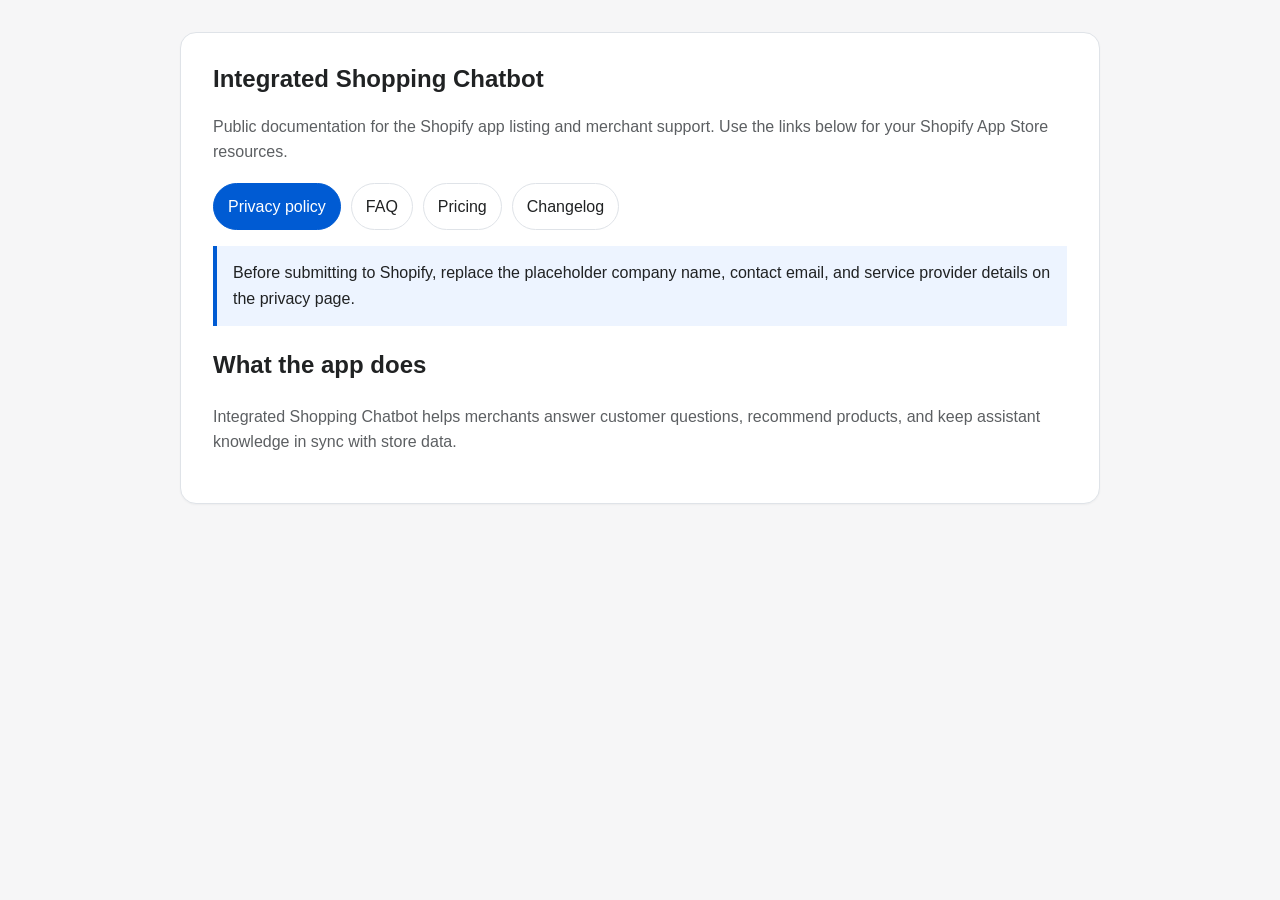
<file: index.html>
<!doctype html>
<html lang="en">
  <head>
    <meta charset="UTF-8" />
    <meta name="viewport" content="width=device-width, initial-scale=1.0" />
    <title>Integrated Shopping Chatbot Docs</title>
    <link rel="stylesheet" href="./style.css" />
  </head>
  <body>
    <main class="container">
      <section class="hero">
        <h1>Integrated Shopping Chatbot</h1>
        <p>
          Public documentation for the Shopify app listing and merchant support.
          Use the links below for your Shopify App Store resources.
        </p>
        <nav class="nav">
          <a class="primary" href="./privacy.html">Privacy policy</a>
          <a href="./faq.html">FAQ</a>
          <a href="./pricing.html">Pricing</a>
          <a href="./changelog.html">Changelog</a>
        </nav>
        <div class="note">
          Before submitting to Shopify, replace the placeholder company name,
          contact email, and service provider details on the privacy page.
        </div>
        <h2>What the app does</h2>
        <p>
          Integrated Shopping Chatbot helps merchants answer customer questions,
          recommend products, and keep assistant knowledge in sync with store data.
        </p>
      </section>
    </main>
  </body>
</html>
</file>
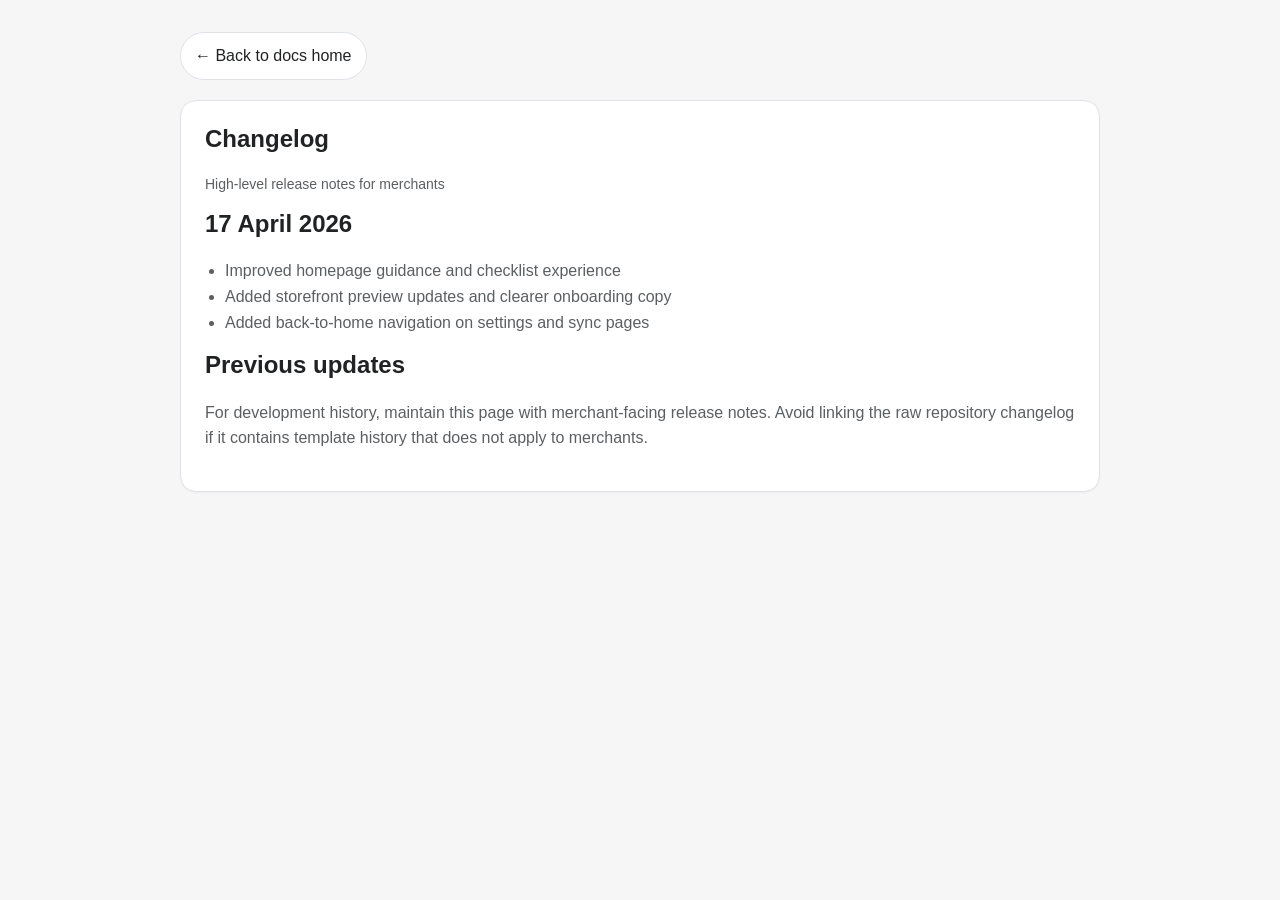
<file: changelog.html>
<!doctype html>
<html lang="en">
  <head>
    <meta charset="UTF-8" />
    <meta name="viewport" content="width=device-width, initial-scale=1.0" />
    <title>Changelog | Integrated Shopping Chatbot</title>
    <link rel="stylesheet" href="./style.css" />
  </head>
  <body>
    <main class="container">
      <nav class="nav" style="margin-top: 0; margin-bottom: 20px;">
        <a href="./index.html">← Back to docs home</a>
      </nav>

      <article class="card">
        <h1>Changelog</h1>
        <p class="meta">High-level release notes for merchants</p>

        <h2>17 April 2026</h2>
        <ul>
          <li>Improved homepage guidance and checklist experience</li>
          <li>Added storefront preview updates and clearer onboarding copy</li>
          <li>Added back-to-home navigation on settings and sync pages</li>
        </ul>

        <h2>Previous updates</h2>
        <p>
          For development history, maintain this page with merchant-facing release notes.
          Avoid linking the raw repository changelog if it contains template history that does not apply to merchants.
        </p>
      </article>
    </main>
  </body>
</html>
</file>
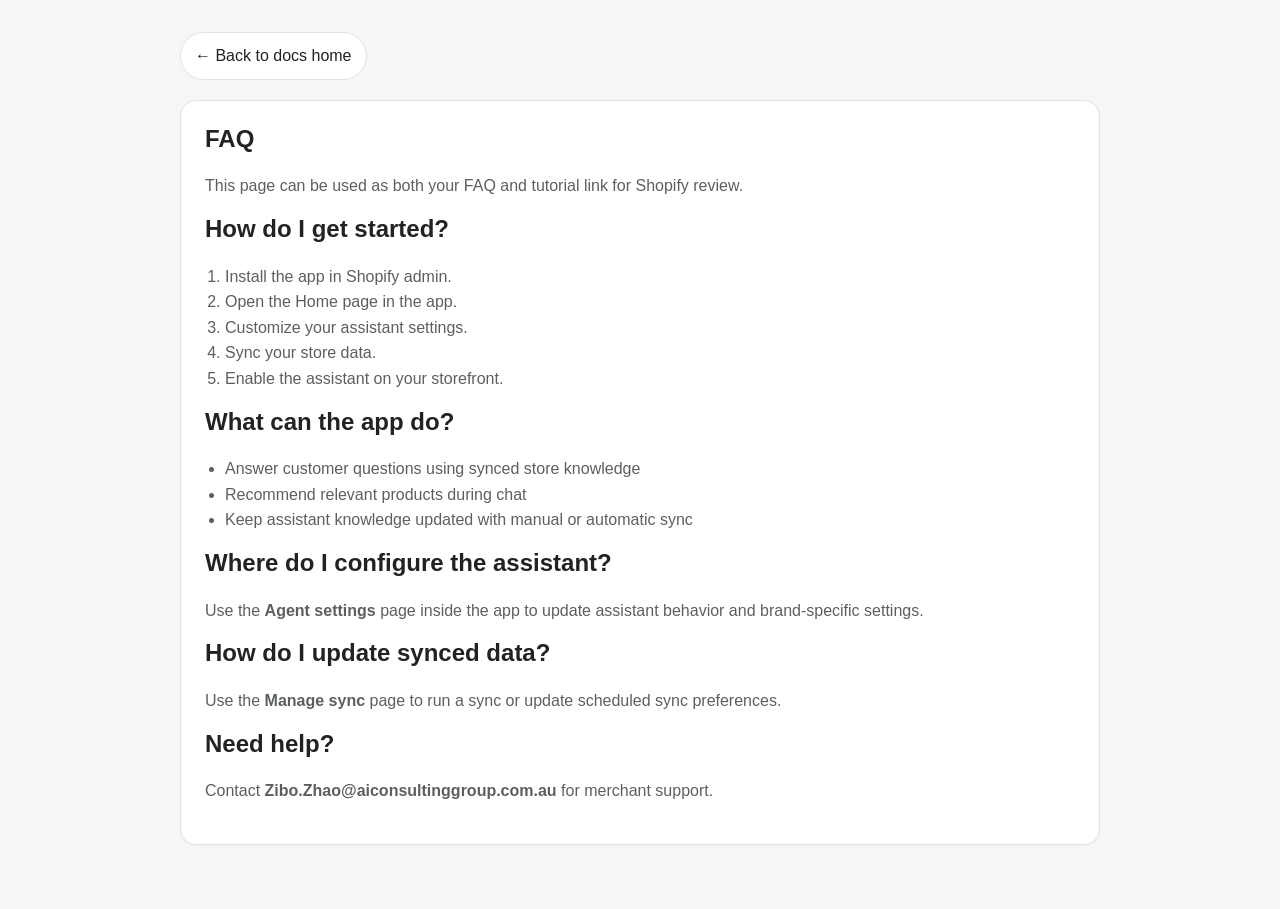
<file: faq.html>
<!doctype html>
<html lang="en">
  <head>
    <meta charset="UTF-8" />
    <meta name="viewport" content="width=device-width, initial-scale=1.0" />
    <title>FAQ | Integrated Shopping Chatbot</title>
    <link rel="stylesheet" href="./style.css" />
  </head>
  <body>
    <main class="container">
      <nav class="nav" style="margin-top: 0; margin-bottom: 20px;">
        <a href="./index.html">← Back to docs home</a>
      </nav>

      <article class="card">
        <h1>FAQ</h1>
        <p>This page can be used as both your FAQ and tutorial link for Shopify review.</p>

        <h2>How do I get started?</h2>
        <ol>
          <li>Install the app in Shopify admin.</li>
          <li>Open the Home page in the app.</li>
          <li>Customize your assistant settings.</li>
          <li>Sync your store data.</li>
          <li>Enable the assistant on your storefront.</li>
        </ol>

        <h2>What can the app do?</h2>
        <ul>
          <li>Answer customer questions using synced store knowledge</li>
          <li>Recommend relevant products during chat</li>
          <li>Keep assistant knowledge updated with manual or automatic sync</li>
        </ul>

        <h2>Where do I configure the assistant?</h2>
        <p>Use the <strong>Agent settings</strong> page inside the app to update assistant behavior and brand-specific settings.</p>

        <h2>How do I update synced data?</h2>
        <p>Use the <strong>Manage sync</strong> page to run a sync or update scheduled sync preferences.</p>

        <h2>Need help?</h2>
        <p>Contact <strong>Zibo.Zhao@aiconsultinggroup.com.au</strong> for merchant support.</p>
      </article>
    </main>
  </body>
</html>
</file>
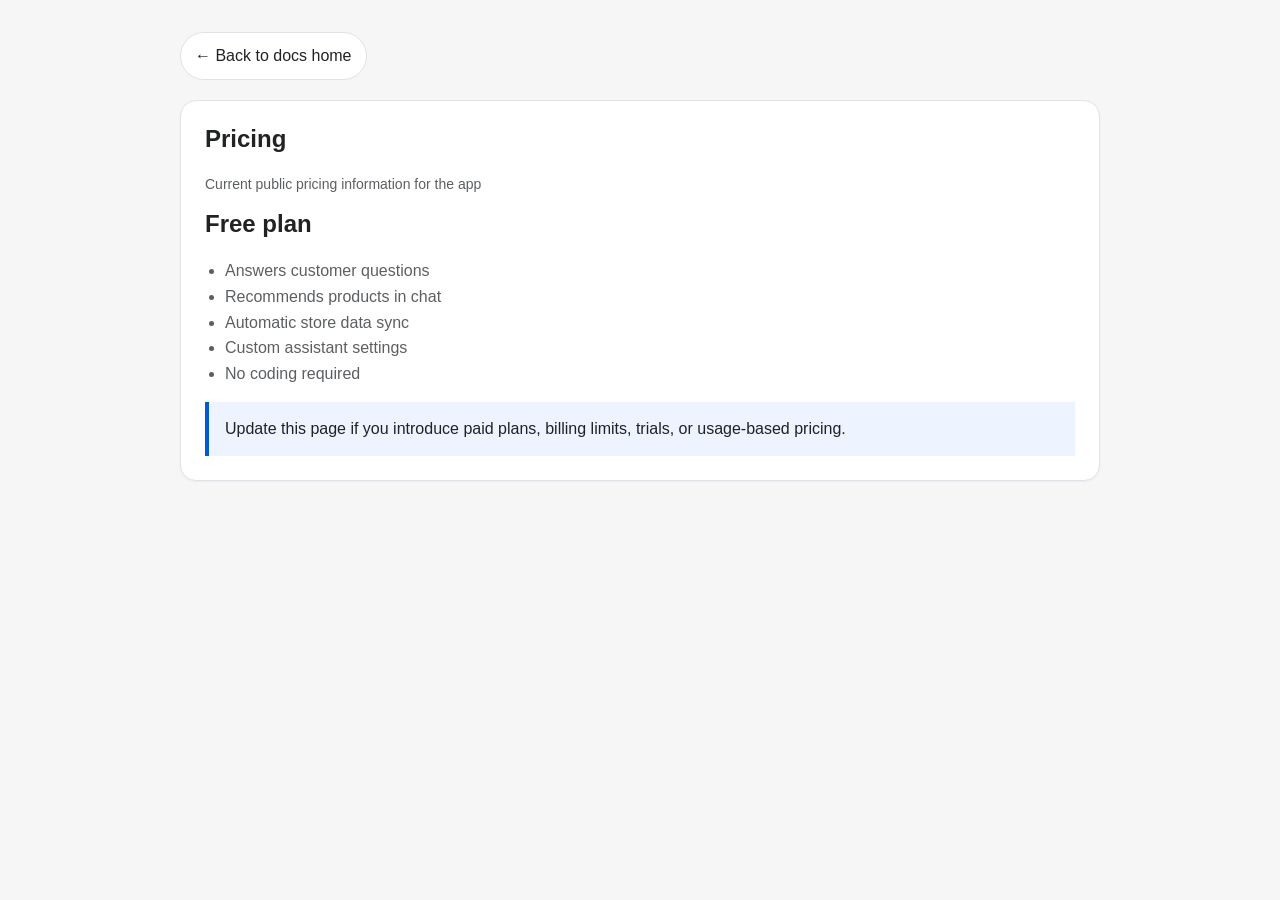
<file: pricing.html>
<!doctype html>
<html lang="en">
  <head>
    <meta charset="UTF-8" />
    <meta name="viewport" content="width=device-width, initial-scale=1.0" />
    <title>Pricing | Integrated Shopping Chatbot</title>
    <link rel="stylesheet" href="./style.css" />
  </head>
  <body>
    <main class="container">
      <nav class="nav" style="margin-top: 0; margin-bottom: 20px;">
        <a href="./index.html">← Back to docs home</a>
      </nav>

      <article class="card">
        <h1>Pricing</h1>
        <p class="meta">Current public pricing information for the app</p>

        <h2>Free plan</h2>
        <ul>
          <li>Answers customer questions</li>
          <li>Recommends products in chat</li>
          <li>Automatic store data sync</li>
          <li>Custom assistant settings</li>
          <li>No coding required</li>
        </ul>

        <div class="note">
          Update this page if you introduce paid plans, billing limits, trials, or usage-based pricing.
        </div>
      </article>
    </main>
  </body>
</html>
</file>
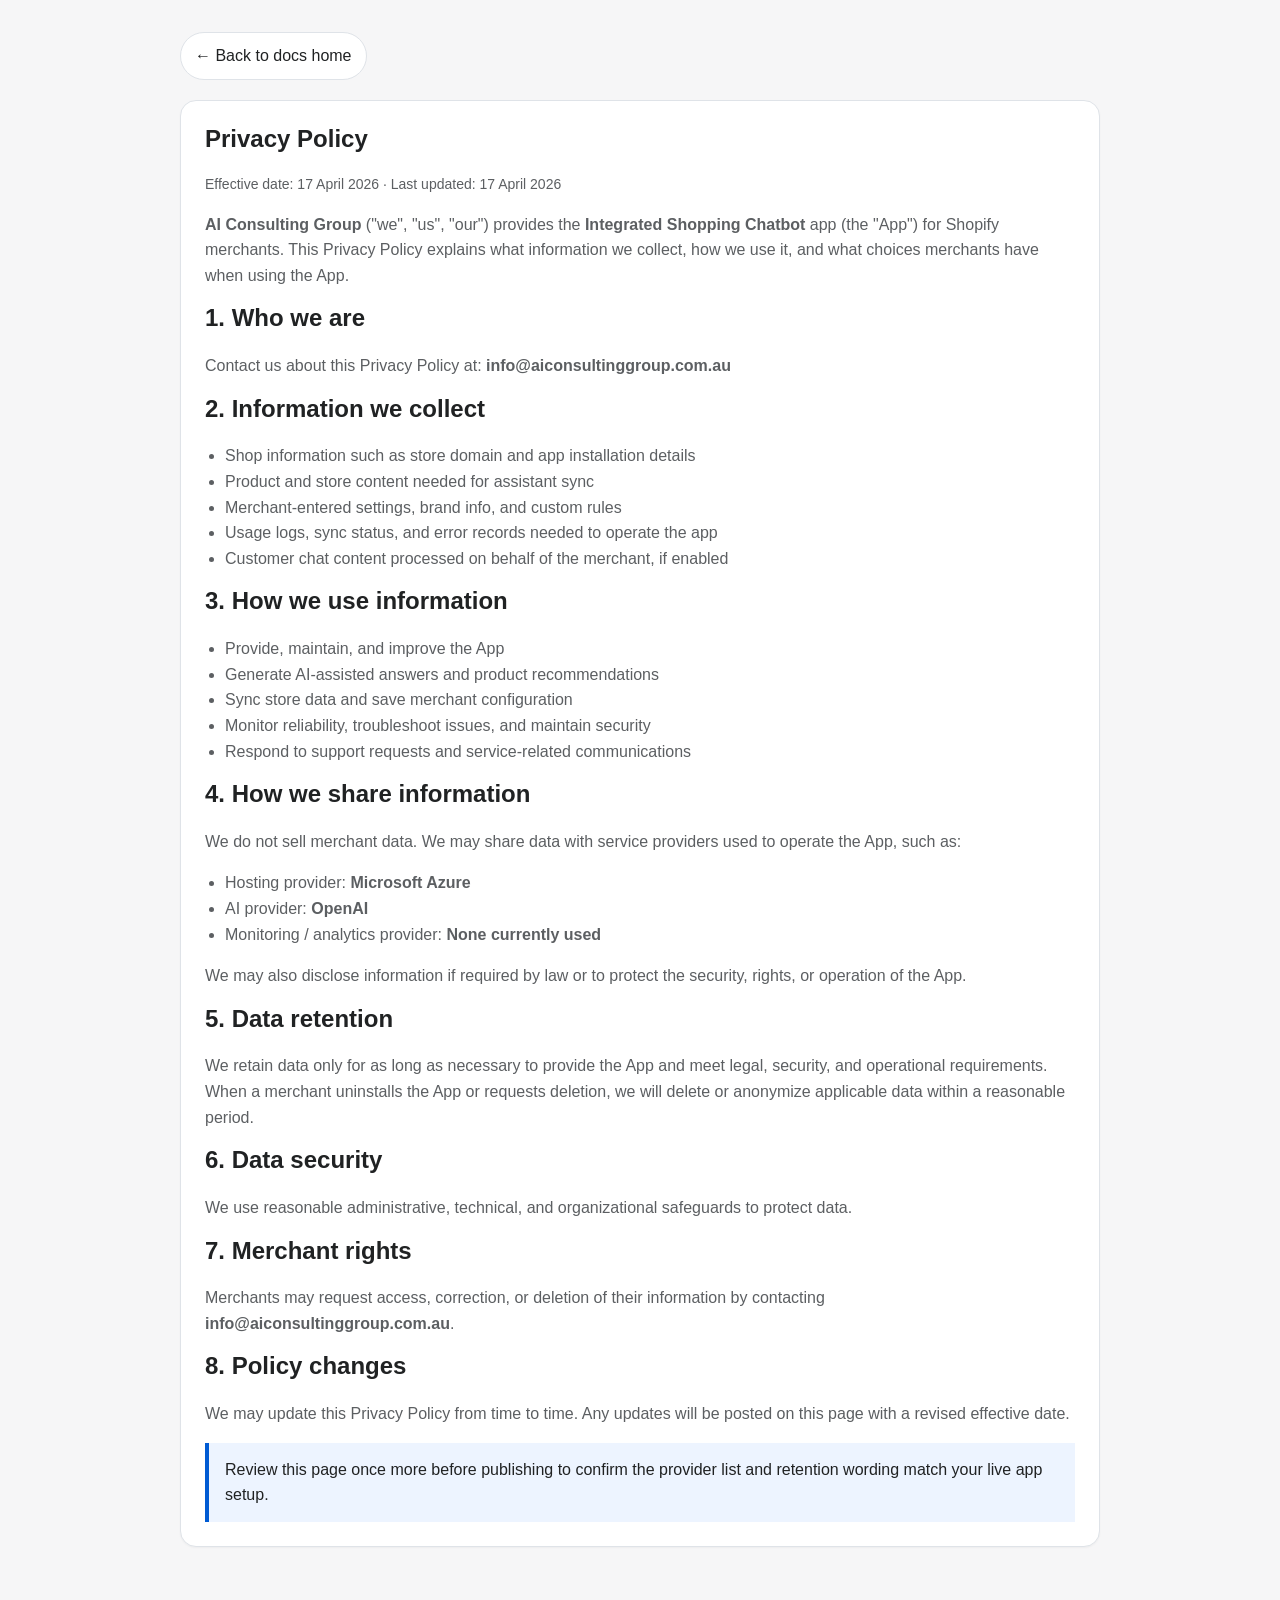
<file: privacy.html>
<!doctype html>
<html lang="en">
  <head>
    <meta charset="UTF-8" />
    <meta name="viewport" content="width=device-width, initial-scale=1.0" />
    <title>Privacy Policy | Integrated Shopping Chatbot</title>
    <link rel="stylesheet" href="./style.css" />
  </head>
  <body>
    <main class="container">
      <nav class="nav" style="margin-top: 0; margin-bottom: 20px;">
        <a href="./index.html">← Back to docs home</a>
      </nav>

      <article class="card">
        <h1>Privacy Policy</h1>
        <p class="meta">Effective date: 17 April 2026 · Last updated: 17 April 2026</p>

        <p>
          <strong>AI Consulting Group</strong> ("we", "us", "our") provides the
          <strong>Integrated Shopping Chatbot</strong> app (the "App") for Shopify merchants.
          This Privacy Policy explains what information we collect, how we use it,
          and what choices merchants have when using the App.
        </p>

        <h2>1. Who we are</h2>
        <p>
          Contact us about this Privacy Policy at:
          <strong>info@aiconsultinggroup.com.au</strong>
        </p>

        <h2>2. Information we collect</h2>
        <ul>
          <li>Shop information such as store domain and app installation details</li>
          <li>Product and store content needed for assistant sync</li>
          <li>Merchant-entered settings, brand info, and custom rules</li>
          <li>Usage logs, sync status, and error records needed to operate the app</li>
          <li>Customer chat content processed on behalf of the merchant, if enabled</li>
        </ul>

        <h2>3. How we use information</h2>
        <ul>
          <li>Provide, maintain, and improve the App</li>
          <li>Generate AI-assisted answers and product recommendations</li>
          <li>Sync store data and save merchant configuration</li>
          <li>Monitor reliability, troubleshoot issues, and maintain security</li>
          <li>Respond to support requests and service-related communications</li>
        </ul>

        <h2>4. How we share information</h2>
        <p>We do not sell merchant data. We may share data with service providers used to operate the App, such as:</p>
        <ul>
          <li>Hosting provider: <strong>Microsoft Azure</strong></li>
          <li>AI provider: <strong>OpenAI</strong></li>
          <li>Monitoring / analytics provider: <strong>None currently used</strong></li>
        </ul>
        <p>
          We may also disclose information if required by law or to protect the security,
          rights, or operation of the App.
        </p>

        <h2>5. Data retention</h2>
        <p>
          We retain data only for as long as necessary to provide the App and meet legal,
          security, and operational requirements. When a merchant uninstalls the App or
          requests deletion, we will delete or anonymize applicable data within a reasonable period.
        </p>

        <h2>6. Data security</h2>
        <p>
          We use reasonable administrative, technical, and organizational safeguards to protect data.
        </p>

        <h2>7. Merchant rights</h2>
        <p>
          Merchants may request access, correction, or deletion of their information by contacting
          <strong>info@aiconsultinggroup.com.au</strong>.
        </p>

        <h2>8. Policy changes</h2>
        <p>
          We may update this Privacy Policy from time to time. Any updates will be posted on this page
          with a revised effective date.
        </p>

        <div class="note">
          Review this page once more before publishing to confirm the provider list and retention wording match your live app setup.
        </div>
      </article>
    </main>
  </body>
</html>
</file>
<file: style.css>
:root {
  color-scheme: light;
  --bg: #f6f6f7;
  --surface: #ffffff;
  --text: #202223;
  --muted: #5c5f62;
  --border: #dfe3e8;
  --accent: #005bd3;
  --accent-soft: #edf4ff;
}

* {
  box-sizing: border-box;
}

body {
  margin: 0;
  font-family: Inter, -apple-system, BlinkMacSystemFont, "Segoe UI", sans-serif;
  background: var(--bg);
  color: var(--text);
  line-height: 1.6;
}

a {
  color: var(--accent);
  text-decoration: none;
}

a:hover {
  text-decoration: underline;
}

.container {
  max-width: 960px;
  margin: 0 auto;
  padding: 32px 20px 64px;
}

.hero,
.card {
  background: var(--surface);
  border: 1px solid var(--border);
  border-radius: 16px;
  box-shadow: 0 1px 2px rgba(0, 0, 0, 0.04);
}

.hero {
  padding: 32px;
  margin-bottom: 20px;
}

.hero h1,
.card h1,
.card h2,
.card h3 {
  margin-top: 0;
  line-height: 1.2;
}

.hero p,
.card p,
.card li {
  color: var(--muted);
}

.nav {
  display: flex;
  flex-wrap: wrap;
  gap: 10px;
  margin-top: 18px;
}

.nav a {
  display: inline-flex;
  align-items: center;
  padding: 10px 14px;
  border-radius: 999px;
  border: 1px solid var(--border);
  background: var(--surface);
  color: var(--text);
}

.nav a.primary {
  background: var(--accent);
  border-color: var(--accent);
  color: white;
}

.card {
  padding: 24px;
}

.note {
  margin-top: 16px;
  padding: 14px 16px;
  border-left: 4px solid var(--accent);
  background: var(--accent-soft);
  color: var(--text);
}

.meta {
  color: var(--muted);
  font-size: 14px;
}

ul,
ol {
  padding-left: 20px;
}

code {
  padding: 1px 6px;
  border-radius: 6px;
  background: #f1f2f3;
  font-family: ui-monospace, SFMono-Regular, Menlo, monospace;
  font-size: 0.92em;
  display: inline;
}

hr {
  border: 0;
  border-top: 1px solid var(--border);
  margin: 24px 0;
}

@media (max-width: 640px) {
  .hero,
  .card {
    padding: 20px;
  }
}
</file>
